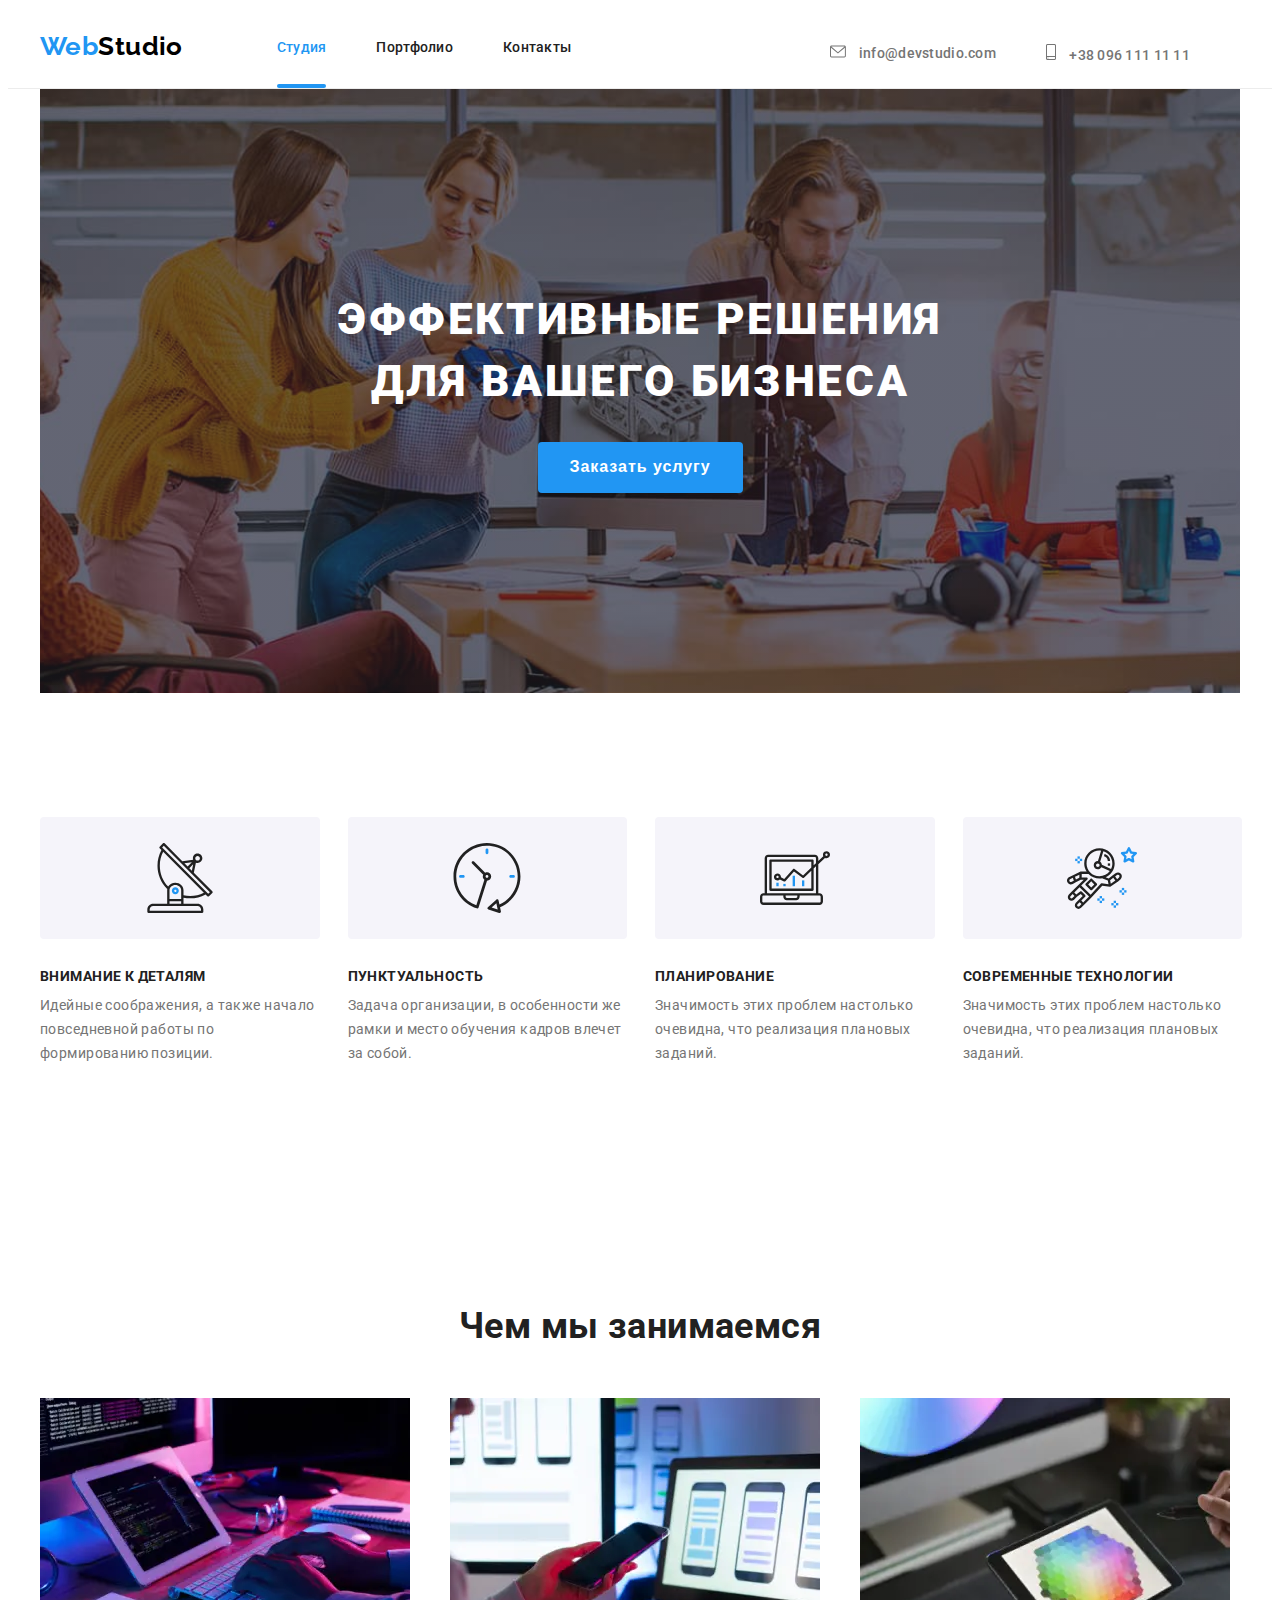
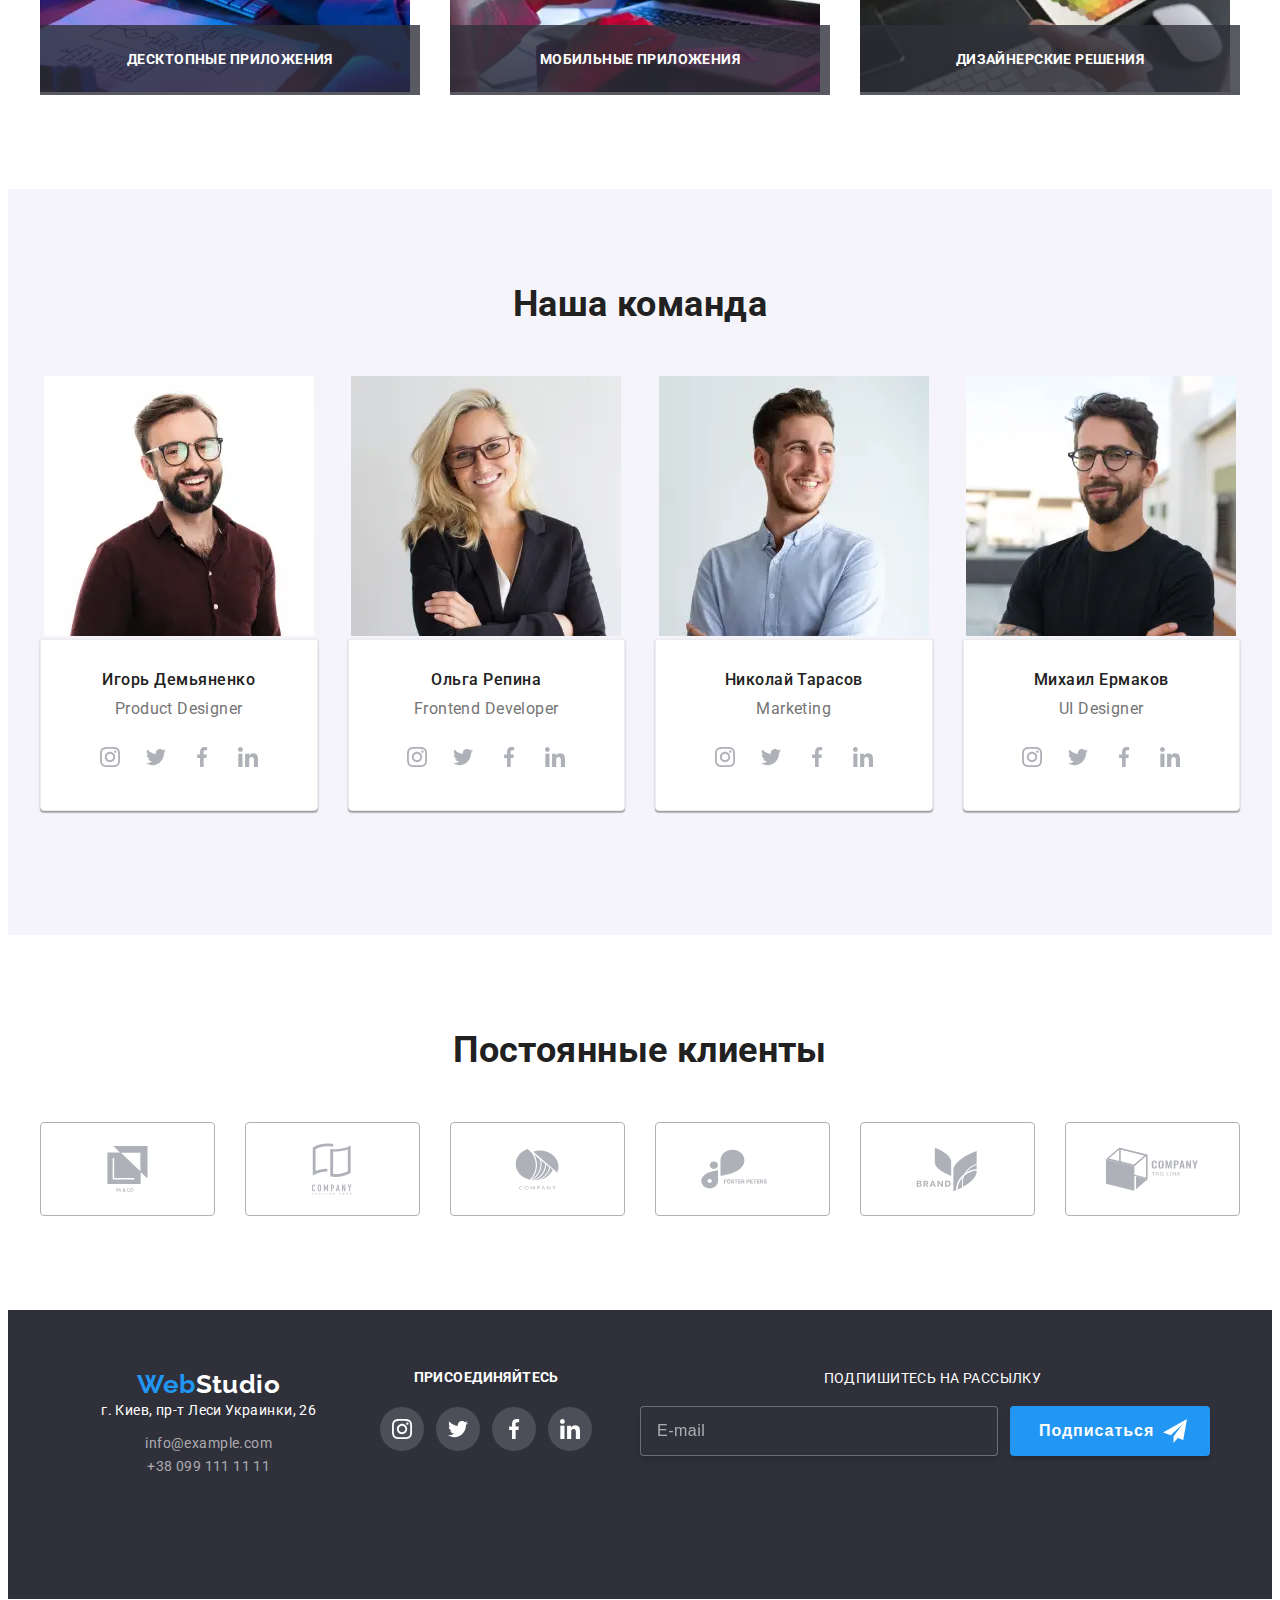
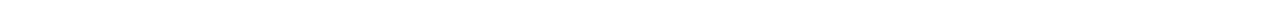
<file: index.html>
<!DOCTYPE html>
<html lang="ru">

<head>
    <meta charset="UTF-8">
    <meta http-equiv="X-UA-Compatible" content="IE=edge">
    <meta name="viewport" content="width=device-width, initial-scale=1.0">
    <title>Document</title>
    <link href="https://fonts.googleapis.com/css2?family=Raleway:wght@700&family=Roboto:wght@400;500;700;900&display=swap"
        rel="stylesheet">
    <link rel="stylesheet" href="https://cdnjs.cloudflare.com/ajax/libs/modern-normalize/1.0.0/modern-normalize.css"
    integrity="sha512-Zx6MlUMKSVJoQ+83OwhdILe8cSEsCzfqThJd7J/VA2UrK6Ctj85p+xzqfyuNXE5B1k25uUdmJ2OzItbBy9GHAQ=="
    crossorigin="anonymous" />
    <link rel="stylesheet" href="./css/main.min.css">
</head>

<body>
    <!-- Шапка -->
    <header class="header page-header">
        <div class="conteiner header__conteiner">
         <nav class="naw site-nav">
             <!-- Навыгация в шапке -->
             <a href="./index.html" class="header-logo site-nav__link"><span class="logo__web">Web</span>Studio</a>
             <ul class="site-nav__list">
                 <li class="site-nav__item"><a href="./index.html" class="site-nav__link current">Студия</a></li>
                 <li class="site-nav__item"><a href="./portfolio.html" class="site-nav__link">Портфолио</a></li>
                 <li class="site-nav__item"><a href="" class="site-nav__link">Контакты</a></li>
             </ul>
         </nav>
         <button type="button" class="header__mobile-menu" data-menu-button>
             <svg class="header__mobile-menu-icon" width="40" height="40">
                <use href="./image/sprite.svg#icon-menu_btn"></use>
             </svg>
         </button>
         <!-- Контакты -->
         <ul class="contact-list">
             <li class="contact-item">
                <a href="mailto:info@devstudio.com" class="contact"> <svg class="contact__icon tel-icon" width="16" height="13">
                    <use href="./image/sprite.svg#icon-envelope"></use>
                </svg>
                info@devstudio.com</a>
             </li>
             <li class="contact-item">
                <a href="tel:+380961111111" class="contact"><svg class="contact__icon email-icon" width="10" height="16">
                    <use href="./image/sprite.svg#icon-smartphone"></use>
                </svg>
                    +38 096 111 11 11</a>
             </li>
         </ul>
        </div>
        <div class="mobile-menu" data-menu>
            <button class="mobile-menu__close" data-menu-close>
            <svg class="mobile-menu__icon-close" width="18" height="18">
                <use href="./image/sprite.svg#icon-vector"></use>
            </svg>
            </button>
            <div class="mob-conteiner">
                <div class="mobile-menu__naw">
                    <ul class="mobile-menu__list">
                        <li class="mobile-menu__item"><a href="./index.html" class="mobile-meny__link current">Студия</a></li>
                        <li class="mobile-menu__item"><a href="./portfolio.html" class="mobile-meny__link">Портфолио</a></li>
                        <li class="mobile-menu__item"><a href="" class="mobile-meny__link">Контакты</a></li>
                    </ul>
                </div>
               
              <div class="contact-social">
                    <ul class="mobile-contact__list">
                        <li class="mobile-contact__item">
                            <a href="tel:+380961111111" class="mobile-contact__link mobile-contact__link-tel">+380961111111</a>
                        </li>
                        <li>
                            <a href="mailto:info@devstudio.com" class="mobile-contact__link mobile-contact__link-email">info@devstudio.com</a>
                        </li>
                    
                    </ul>
                    <ul class="mobile-social__list">
                        <li class="mobile-social__item"><a href="" class="mobile-social__link">Instagram</a><span class="line"></span></li>
                        <li class="mobile-social__item"><a href="" class="mobile-social__link">Twitter</a><span class="line"></span></li>
                        <li class="mobile-social__item"><a href="" class="mobile-social__link">Facebook</a><span class="line"></span></li>
                        <li class="mobile-social__item"><a href="" class="mobile-social__link">LinkedIn</a></li>
                    </ul>
              </div>
            </div>


        </div>
    </header>
    <main>
        <div class="conteiner">
            <!-- Герой -->
            <section class="hero hero-section">
                <h1 class="hero-section__title">Эффективные решения для вашего бизнеса</h1>
                <button type="button" class="button__primary" data-modal-open>Заказать услугу</button>
            </section>
        </div>
      <!-- Преимущества -->
        <section class="advantages-section section">
            <div class="conteiner">
                <ul class="advantages advantages__list">
                    <li class="advantages__item">
                        <div class="advantages-icon__item">
                            <svg class="advantages__icon" width="70" height="70">
                                <use href="./image/sprite.svg#icon-antenna-1"></use>
                            </svg>
                        </div>
                        <h3 class="advantages__label">Внимание к деталям</h3>
                            <p class="adventages__description">Идейные соображения, а также начало повседневной работы по формированию
                                позиции.</p>
                    </li>
                    <li class="advantages__item">
                        <div class="advantages-icon__item">
                            <svg class="advantages__icon" width="70" height="70">
                                <use href="./image/sprite.svg#icon-clock-1"></use>
                            </svg>
                        </div>
                        <h3 class="advantages__label">Пунктуальность</h3>
                        <p class="adventages__description">Задача организации, в особенности же рамки и место обучения кадров влечет за
                            собой.</p>
                    </li>
                    <li class="advantages__item">
                        <div class="advantages-icon__item">
                            <svg class="advantages__icon" width="70" height="70">
                                <use href="./image/sprite.svg#icon-diagram-1"></use>
                            </svg>
                        </div>
                        <h3 class="advantages__label">Планирование</h3>
                        <p class="adventages__description">Значимость этих проблем настолько очевидна, что реализация плановых заданий.</p>
                    </li>
                    <li class="advantages__item">
                        <div class="advantages-icon__item">
                            <svg class="advantages__icon" width="70" height="70">
                                <use href="./image/sprite.svg#icon-astronaut-1"></use>
                            </svg>
                        </div>
                        <h3 class="advantages__label">Современные технологии</h3>
                        <p class="adventages__description">Значимость этих проблем настолько очевидна, что реализация плановых заданий.
                        </p>
                    </li>
                </ul>
            </div>
       </section>
      
        <!-- Чем занимаемся -->
        <section class="make section">
            <div class="conteiner">
                <h2 class="section-title">Чем мы занимаемся</h2>
                <ul class="working working-list">
                    <li class="working-list__img">
                        <picture>
                            <source srcset="./image/our-work/our-work1.webp 1x, ./image//image/our-work/our-work1.webp 2x" media="(min-width: 1200px)"
                                type="image/webp">
                            <source srcset="./image/our-work/our-work1.jpg 1x, ./image//image/our-work/our-work1@2x.jpg 2x" media="(min-width: 1200px)">
                            <img src="./image/our-work/our-work1.jpg" alt="Человек роботает за компьютером">
                        </picture>
                        <p class="working-list__discription">Десктопные приложения</p>
                    </li>
                    <li class="working-list__img">
                        <picture>
                            <source srcset="./image/our-work/our-work2.webp 1x, ./image//image/our-work/our-work2.webp 2x"
                                media="(min-width: 1200px)" type="image/webp">
                            <source srcset="./image/our-work/our-work2.jpg 1x, ./image//image/our-work/our-work2@2x.jpg 2x"
                                media="(min-width: 1200px)">
                            <img src="./image/our-work/our-work2.jpg" alt="Человек с мобильным роботает за компьютером">
                        </picture>
                        <p class="working-list__discription">Мобильные приложения</p>
                    </li>
                    <li class="working-list__img">
                        <picture>
                            <source srcset="./image/our-work/our-work3.webp 1x, ./image//image/our-work/our-work3.webp 2x"
                                media="(min-width: 1200px)" type="image/webp">
                            <source srcset="./image/our-work/our-work3.jpg 1x, ./image//image/our-work/our-work3@2x.jpg 2x"
                                media="(min-width: 1200px)">
                            <img src="./image/our-work/our-work3.jpg" alt="Человек роботает на планшете">
                        </picture>
                        <p class="working-list__discription">Дизайнерские решения</p>
                    </li>
                </ul>
            </div>

        </section>
        <!-- Команда -->
        <section class="team-section section">
            <div class="conteiner">
                 <h2 class="section-title">Наша команда</h2>
                <ul class="team team__list">
                    <li class="team__item">
                        <picture class="fhoto-player">
                            <source srcset="./image/team/team1.webp 1x, ./image/team/team1@2x.webp 2x"
                                media="(min-width: 1200px)" type="image/webp">
                            <source srcset="./image/team/team1.jpg 1x, ./image/team/team1@2x.jpg 2x"
                                media="(min-width: 1200px)">
                            <source srcset="./image/team/tabletTeam1.webp 1x, ./image/team/tabletTeam1@2x.webp 2x"
                                media="(min-width: 768px)" type="image/webp">
                            <source srcset="./image/team/tabletTeam1.jpg 1x, ./image/team/tabletTeam1@2x.jpg 2x"
                                media="(min-width: 768px)">
                            <source srcset="./image/team/mobTeam1.webp 1x, ./image/team/mobTeam1@2x.webp 2x" 
                                media="(min-width: 480px)"type="image/webp">
                            <source srcset="./image/team/mobTeam1.jpg 1x, ./image/team/mobTeam1@2x.jpg 2x" 
                                media="(min-width: 480px)">
                            <img src="./image/team/mobTeam1.jpg" alt="Игорь Демьяненко">
                        </picture>
                        <div class="player-team">
                            <h3 class="player__name">Игорь Демьяненко</h3>
                            <p class="player__position">Product Designer</p>
                                <ul class="social-icon__team">
                                    <li class="social-icon__item">
                                        <a class="social-icon__link" href="">
                                            <svg class="social-icon" width="20" height="20">
                                                <use href="./image/sprite.svg#icon-instagram-2"></use>
                                            </svg>
                                        </a>
                                    </li>
                                    <li class="social-icon__item">
                                        <a class="social-icon__link" href="">
                                            <svg class="social-icon" width="20" height="20">
                                                <use href="./image/sprite.svg#icon-twitter-1"></use>
                                            </svg>
                                        </a>
                                    </li>
                                    <li class="social-icon__item">
                                        <a class="social-icon__link" href="">
                                            <svg class="social-icon" width="20" height="20">
                                                <use href="./image/sprite.svg#icon-facebook-1"></use>
                                            </svg>
                                        </a>
                                    </li>
                                    <li class="social-icon__item">
                                        <a class="social-icon__link" href="">
                                            <svg class="social-icon" width="20" height="20">
                                                <use href="./image/sprite.svg#icon-linkedin-1"></use>
                                            </svg>
                                        </a>
                                    </li>
                                </ul>
                        </div>
                     </li>
                     <li class="team__item">
                        <picture>
                            <source srcset="./image/team/team2.webp 1x, ./image/team/team2@2x.webp 2x" media="(min-width: 1200px)"
                                type="image/webp">
                            <source srcset="./image/team/team2.jpg 1x, ./image/team/team2@2x.jpg 2x" media="(min-width: 1200px)">
                            <source srcset="./image/team/tabletTeam2.webp 1x, ./image/team/tabletTeam2@2x.webp 2x" media="(min-width: 768px)"
                                type="image/webp">
                            <source srcset="./image/team/tabletTeam2.jpg 1x, ./image/team/tabletTeam2@2x.jpg 2x" media="(min-width: 768px)">
                            <source srcset="./image/team/mobTeam2.webp 1x, ./image/team/mobTeam2@2x.webp 2x" media="(min-width: 480px)"
                                type="image/webp">
                            <source srcset="./images/team/mobTeam2.jpg 1x, ./image/team/mobTeam2@2x.jpg 2x" media="(min-width: 480px)">
                            <img src="./image/team/mobTeam2.jpg" alt="Ольга Репина">
                        </picture>
                        <div class="player-team">
                            <h3 class="player__name">Ольга Репина</h3>
                            <p class="player__position">Frontend Developer</p>
                                <ul class="social-icon__team">
                                    <li class="social-icon__item">
                                        <a class="social-icon__link" href="">
                                            <svg class="social-icon" width="20" height="20">
                                                <use href="./image/sprite.svg#icon-instagram-2" width="20" height="20"></use>
                                            </svg>
                                        </a>
                                    </li>
                                    <li class="social-icon__item">
                                        <a class="social-icon__link" href="">
                                            <svg class="social-icon" width="20" height="20">
                                                <use href="./image/sprite.svg#icon-twitter-1" width="20" height="20"></use>
                                            </svg>
                                        </a>
                                    </li>
                                    <li class="social-icon__item">
                                        <a class="social-icon__link" href="">
                                            <svg class="social-icon" width="20" height="20">
                                                <use href="./image/sprite.svg#icon-facebook-1" width="20" height="20"></use>
                                            </svg>
                                        </a>
                                    </li>
                                    <li class="social-icon__item">
                                        <a class="social-icon__link" href="">
                                            <svg class="social-icon" width="20" height="20">
                                                <use href="./image/sprite.svg#icon-linkedin-1" width="20" height="20"></use>
                                            </svg>
                                        </a>
                                    </li>
                                </ul>
                        </div>
                     </li>
                     <li class="team__item">
                        <picture>
                            <source srcset="./image/team/team3.webp 1x, ./image/team/team3@2x.webp 2x" media="(min-width: 1200px)"
                                type="image/webp">
                            <source srcset="./image/team/team3.jpg 1x, ./image/team/team3@2x.jpg 2x" media="(min-width: 1200px)">
                            <source srcset="./image/team/tabletTeam3.webp 1x, ./image/team/tabletTeam3@2x.webp 2x" media="(min-width: 768px)"
                                type="image/webp">
                            <source srcset="./image/team/tabletTeam3.jpg 1x, ./image/team/tabletTeam3@2x.jpg 2x" media="(min-width: 768px)">
                            <source srcset="./image/team/mobTeam3.webp 1x, ./image/team/mobTeam3@2x.webp 2x" media="(min-width: 480px)"
                                type="image/webp">
                            <source srcset="./image/team/mobTeam3.jpg 1x, ./image/team/mobTeam3@2x.jpg 2x" media="(min-width: 480px)">
                            <img src="./image/team/mobTeam3.jpg" alt="Николай Тарасов">
                        </picture>
                         <div class="player-team">
                            <h3 class="player__name">Николай Тарасов</h3>
                            <p class="player__position">Marketing</p>
                                <ul class="social-icon__team">
                                    <li class="social-icon__item">
                                        <a class="social-icon__link" href="">
                                            <svg class="social-icon" width="20" height="20">
                                                <use href="./image/sprite.svg#icon-instagram-2" width="20" height="20"></use>
                                            </svg>
                                        </a>
                                    </li>
                                    <li class="social-icon__item">
                                        <a class="social-icon__link" href="">
                                            <svg class="social-icon" width="20" height="20">
                                                <use href="./image/sprite.svg#icon-twitter-1" width="20" height="20"></use>
                                            </svg>
                                        </a>
                                    </li>
                                    <li class="social-icon__item">
                                        <a class="social-icon__link" href="">
                                            <svg class="social-icon" width="20" height="20">
                                                <use href="./image/sprite.svg#icon-facebook-1" width="20" height="20"></use>
                                            </svg>
                                        </a>
                                    </li>
                                    <li class="social-icon__item">
                                        <a class="social-icon__link" href="">
                                            <svg class="social-icon" width="20" height="20">
                                                <use href="./image/sprite.svg#icon-linkedin-1" width="20" height="20"></use>
                                            </svg>
                                        </a>
                                    </li>
                                </ul>
                         </div>
                     </li>
                     <li class="team__item">
                            <picture>
                                <source srcset="./image/team/team4.webp 1x, ./image/team/team4@2x.webp 2x" media="(min-width: 1200px)"
                                    type="image/webp">
                                <source srcset="./image/team/team4.jpg 1x, ./image/team/team4@2x.jpg 2x" media="(min-width: 1200px)">
                                <source srcset="./image/team/tabletTeam4.webp 1x, ./image/team/tabletTeam4@2x.webp 2x" media="(min-width: 768px)"
                                    type="image/webp">
                                <source srcset="./image/team/tabletTeam4.jpg 1x, ./image/team/tabletTeam4@2x.jpg 2x" media="(min-width: 768px)">
                                <source srcset="./image/team/mobTeam4.webp 1x, ./image/team/mobTeam4@2x.webp 2x" media="(min-width: 480px)"
                                    type="image/webp">
                                <source srcset="./image/team/mobTeam4.jpg 1x, ./image/team/mobTeam4@2x.jpg 2x" media="(min-width: 480px)">
                                <img src="./image/team/mobTeam4.jpg" alt="Михаил Ермаков">
                            </picture>
                         <div class="player-team">
                            <h3 class="player__name">Михаил Ермаков</h3>
                            <p class="player__position">UI Designer</p>
                                <ul class="social-icon__team">
                                    <li class="social-icon__item">
                                        <a class="social-icon__link" href="">
                                            <svg class="social-icon" width="20" height="20">
                                                <use href="./image/sprite.svg#icon-instagram-2" width="20" height="20"></use>
                                            </svg>
                                        </a>
                                    </li>
                                    <li class="social-icon__item">
                                        <a class="social-icon__link" href="">
                                            <svg class="social-icon" width="20" height="20">
                                                <use href="./image/sprite.svg#icon-twitter-1" width="20" height="20"></use>
                                            </svg>
                                        </a>
                                    </li>
                                    <li class="social-icon__item">
                                        <a class="social-icon__link" href="">
                                            <svg class="social-icon" width="20" height="20">
                                                <use href="./image/sprite.svg#icon-facebook-1" width="20" height="20"></use>
                                            </svg>
                                        </a>
                                    </li>
                                    <li class="social-icon__item">
                                        <a class="social-icon__link" href="">
                                            <svg class="social-icon" width="20" height="20">
                                                <use href="./image/sprite.svg#icon-linkedin-1" width="20" height="20"></use>
                                            </svg>
                                        </a>
                                    </li>
                                </ul>
                         </div>
                     </li>
                 </ul>

            </div>
<!-- Клиенты -->
        </section>
        <section class="our-client section">
            <div class="conteiner">
                <h2 class="section-title">Постоянные клиенты</h2>
                <ul class=" client client__list">
                    <li class="client__item">
                        <a class="client__link" href="">
                            <svg class="client__link_icon" width="41" height="46">
                                <use href="./image/sprite.svg#icon-group" ></use>
                            </svg>
                        </a>
                    </li>
                    <li class="client__item">
                        <a class="client__link" href="">
                            <svg class="client__link_icon"  width="40" height="52">
                                <use href="./image/sprite.svg#icon-group-1"></use>
                            </svg>
                        </a>
                    </li>
                    <li class="client__item">
                        <a class="client__link" href="">
                            <svg class="client__link_icon" width="44" height="42">
                                <use href="./image/sprite.svg#icon-group-2"></use>
                            </svg>
                        </a>
                    </li>
                    <li class="client__item">
                        <a class="client__link" href="">
                            <svg class="client__link_icon" width="84" height="40">
                                <use href="./image/sprite.svg#icon-group-3"></use>
                            </svg>
                        </a>
                    </li>
                    <li class="client__item">
                        <a class="client__link" href="">
                            <svg class="client__link_icon" width="62" height="45">
                                <use href="./image/sprite.svg#icon-group-4"></use>
                            </svg>
                        </a>
                    </li>
                    <li class="client__item">
                        <a class="client__link" href="">
                            <svg class="client__link_icon" width="94" height="44">
                                <use href="./image/sprite.svg#icon-group-5" ></use>
                            </svg>
                        </a>
                     </li>
                </ul>
            </div>

        </section>
       
    </main>
    <footer class="footer page-footer">
        <div class="conteiner">

            <div class="footer__list">
                <div class="footer__left">
                    <div class="footer__item ">
                        <a href="./index.html" class="logo__footer"><span class="logo__web">Web</span><span
                                class="logo__studio">Studio</span></a>
                        <address class="footer__address">
                            <ul>
                                <li class="address"> г. Киев, пр-т Леси Украинки, 26 </li>
                                <li><a href="mailto:info@example.com" class="footer__contact mail">info@example.com </a> <br></li>
                                <li><a href="tel:+380991111111" class="footer__contact">+38 099 111 11 11</a></li>
                            </ul>
                        </address>
                    </div>
                    <div class="footer__item">
                        <p class="footer__label">ПРИСОЕДИНЯЙТЕСЬ</p>
                        <ul class="footer-social__list">
                            <li class="footer-social__item">
                                <a class="footer-social__link" href="">
                                    <svg class="footer__icon" width="20" height="20">
                                        <use href="./image/sprite.svg#icon-instagram-2"></use>
                                    </svg>
                                </a>
                            </li>
                            <li class="footer-social__item">
                                <a class="footer-social__link" href="">
                                    <svg class="footer__icon" width="20" height="20">
                                        <use href="./image/sprite.svg#icon-twitter-1"></use>
                                    </svg>
                                </a>
                            </li>
                            <li class="footer-social__item">
                                <a class="footer-social__link" href="">
                                    <svg class="footer__icon" width="20" height="20">
                                        <use href="./image/sprite.svg#icon-facebook-1"></use>
                                    </svg>
                                </a>
                            </li>
                            <li class="footer-social__item">
                                <a class="footer-social__link" href="">
                                    <svg class="footer__icon" width="20" height="20">
                                        <use href="./image/sprite.svg#icon-linkedin-1"></use>
                                    </svg>
                                </a>
                            </li>
                        </ul>
                    
                    </div>
                </div>
               
                <div class="right-footer">
                    <p class="footer-input__text">Подпишитесь на рассылку</p>
                    <form action="#" class="form-footer">
                        <span class="footer-email-input">
                            <input type="email" class="form-input"name="user-email" placeholder="E-mail">
                            <span class="form-icon-btn">
                                <button type="submit" class="footer__button">Подписаться
                                    <svg class="footer-icon-btn" width="24" height="24">
                                        <use href="./image/sprite.svg#icon-icon-send"></use>
                                    </svg>
                                </button>
                                
                            </span>
                            
                        </span>
                    </form>
                </div>
               
            </div>
          
          
        </div>
    </footer>
    <div class="backdrop is-hidden" data-modal>
        <div class="wind-modal modal">
            <button class="button-close" type="button" data-modal-close>
                <svg class="button-close__icon" width="11" height="11">
                    <use href="./image/sprite.svg#icon-vector"></use>
                </svg>
            </button>
                <form action="#" class="form modal-form">
                   <b class="modal-text">Оставьте свои данные, мы вам перезвоним</b>
                   <label class="modal-form__field">
                       Имя
                        <span class="modal-field">
                            <input type="text" class=" modal-form__input" name="user-name">
                            <svg class="modal-field__icon" width="18" height="18">
                                <use href="./image/sprite.svg#icon-Vector"></use>
                            </svg>
                        </span>
                   </label>
                    <label class="modal-form__field">
                        Телефон
                       <span class="modal-field">
                            <input type="tel" class=" modal-form__input" name="user-phone">
                            <svg class="modal-field__icon" width="18" height="18">
                                <use href="./image/sprite.svg#icon-Vector-1"></use>
                            </svg>
                       </span>
                    </label>
                    <label class="modal-form__field">
                        Почта
                       <span class="modal-field">
                            <input type="email" class=" modal-form__input" name="user-email">
                            <svg class="modal-field__icon" width="18" height="18">
                                <use href="./image/sprite.svg#icon-Vector-2"></use>
                            </svg>
                       </span>
                    </label>
                    <label class="modal-form__field" >
                        Комментарий
                        <textarea class="modal-form__massage" name="user-message" placeholder="Введите текст"></textarea>
                    </label>
                    <input type="checkbox" name="user-policy" id="user-policy" class="modal-input visually-hidden">
                    <label for="user-policy" class="policy policy-text">
                        <span class="policy__icon-checkbox">
                            <svg class="policy__icon-check" width="16" height="15">
                                <use href="./image/sprite.svg#icon-icon-check"></use>
                            </svg>
                        </span>
                     Соглашаюсь с рассылкой и принимаю &nbsp; <a href="" class="user-policy__link">Условия договора</a> 
                    </label>
                    <button type="submit" class="modal-button__send">Отправить</button>
                </form>
            
        </div>
    </div>
    <script src="./js/modal.js"></script>
    <script src="./js/menu.js"></script>
</body>



</html>
</file>
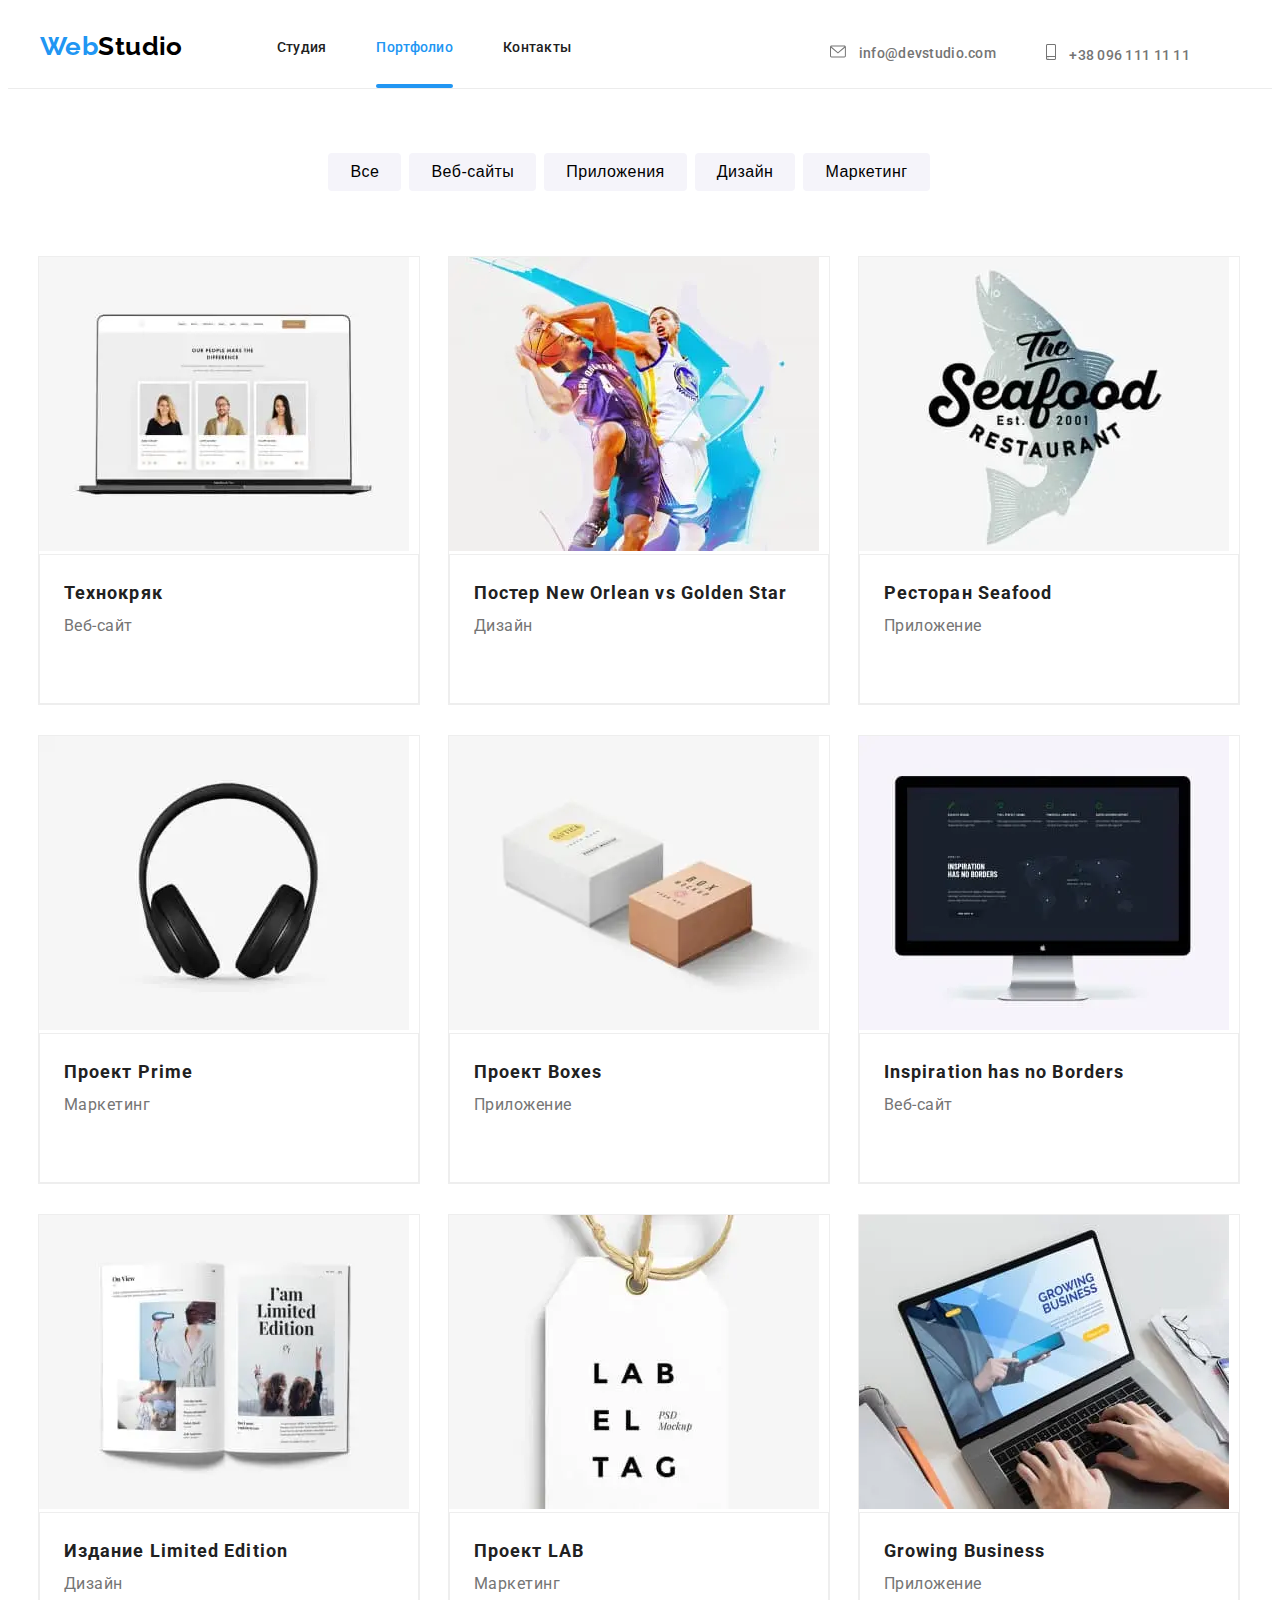
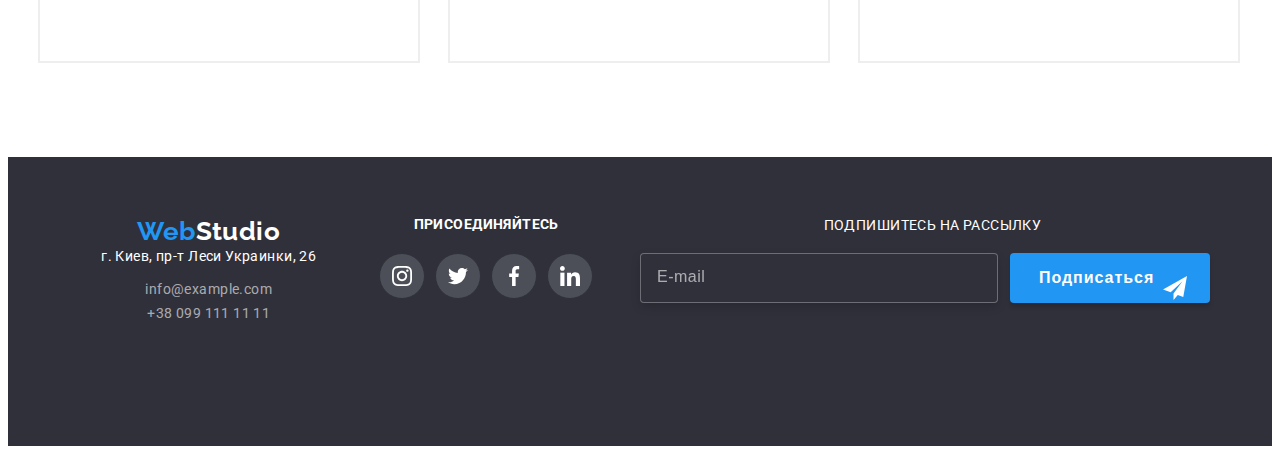
<file: portfolio.html>
<!DOCTYPE html>
<html lang="ru">

<head>
    <meta charset="UTF-8">
    <meta http-equiv="X-UA-Compatible" content="IE=edge">
    <meta name="viewport" content="width=device-width, initial-scale=1.0">
    <title>Document</title>
    <link href="https://fonts.googleapis.com/css2?family=Raleway:wght@700&family=Roboto:wght@400;500;700;900&display=swap"
        rel="stylesheet">
<link rel="stylesheet" href="https://cdnjs.cloudflare.com/ajax/libs/modern-normalize/1.0.0/modern-normalize.css"
    integrity="sha512-Zx6MlUMKSVJoQ+83OwhdILe8cSEsCzfqThJd7J/VA2UrK6Ctj85p+xzqfyuNXE5B1k25uUdmJ2OzItbBy9GHAQ=="
    crossorigin="anonymous" />
    <link rel="stylesheet" href="./css/main.min.css">
</head>

<body>
    <!-- Шапка -->
    <header class="header page-header">
        <div class="conteiner header__conteiner">
            <nav class="naw site-nav">
                <!-- Навыгация в шапке -->
                <a href="./index.html" class="header-logo site-nav__link"><span class="logo__web">Web</span>Studio</a>
                <ul class="site-nav__list">
                    <li class="site-nav__item"><a href="./index.html" class="site-nav__link ">Студия</a></li>
                    <li class="site-nav__item"><a href="./portfolio.html" class="site-nav__link current">Портфолио</a></li>
                    <li class="site-nav__item"><a href="" class="site-nav__link">Контакты</a></li>
                </ul>
            </nav>
            <button type="button" class="header__mobile-menu" data-menu-button>
                <svg class="header__mobile-menu-icon" width="40" height="40">
                    <use href="./image/sprite.svg#icon-menu_btn"></use>
                </svg>
            </button>
            <!-- Контакты -->
            <ul class="contact-list">
                <li class="contact-item">
                    <a href="mailto:info@devstudio.com" class="contact"> <svg class="contact__icon tel-icon" width="16"
                            height="13">
                            <use href="./image/sprite.svg#icon-envelope"></use>
                        </svg>
                        info@devstudio.com</a>
                </li>
                <li class="contact-item">
                    <a href="tel:+380961111111" class="contact"><svg class="contact__icon email-icon" width="10"
                            height="16">
                            <use href="./image/sprite.svg#icon-smartphone"></use>
                        </svg>
                        +38 096 111 11 11</a>
                </li>
            </ul>
        </div>
        <div class="mobile-menu" data-menu>
            <button class="mobile-menu__close" data-menu-close>
                <svg class="mobile-menu__icon-close" width="18" height="18">
                    <use href="./image/sprite.svg#icon-vector"></use>
                </svg>
            </button>
            <div class="mob-conteiner">
                <div class="mobile-menu__naw">
                    <ul class="mobile-menu__list">
                        <li class="mobile-menu__item"><a href="./index.html" class="mobile-meny__link ">Студия</a>
                        </li>
                        <li class="mobile-menu__item"><a href="./portfolio.html" class="mobile-meny__link current">Портфолио</a>
                        </li>
                        <li class="mobile-menu__item"><a href="" class="mobile-meny__link">Контакты</a></li>
                    </ul>
                </div>
    
                <div class="contact-social">
                    <ul class="mobile-contact__list">
                        <li class="mobile-contact__item">
                            <a href="tel:+380961111111"
                                class="mobile-contact__link mobile-contact__link-tel">+380961111111</a>
                        </li>
                        <li>
                            <a href="mailto:info@devstudio.com"
                                class="mobile-contact__link mobile-contact__link-email">info@devstudio.com</a>
                        </li>
    
                    </ul>
                    <ul class="mobile-social__list">
                        <li class="mobile-social__item"><a href="" class="mobile-social__link">Instagram</a><span
                                class="line"></span></li>
                        <li class="mobile-social__item"><a href="" class="mobile-social__link">Twitter</a><span
                                class="line"></span></li>
                        <li class="mobile-social__item"><a href="" class="mobile-social__link">Facebook</a><span
                                class="line"></span></li>
                        <li class="mobile-social__item"><a href="" class="mobile-social__link">LinkedIn</a></li>
                    </ul>
                </div>
            </div>
    
    
        </div>
    </header>
        <main>
           
           
            <!-- Секция портфолио -->
            <section class="section-portfolio section">
                 <!-- Кнопки фильтра -->
               <div class="conteiner">
                    <ul class="button__list">
                        <li class="button-filtr__item"><button type="button" class="button__filtr">Все</button></li>
                        <li class="button-filtr__item"><button type="button" class="button__filtr">Веб-сайты</button></li>
                        <li class="button-filtr__item"><button type="button" class="button__filtr">Приложения</button></li>
                        <li class="button-filtr__item"><button type="button" class="button__filtr">Дизайн</button></li>
                        <li class="button-filtr__item"><button type="button" class="button__filtr">Маркетинг</button></li>
                    </ul>
                    <ul class=" portfolio portfolio__list">
                            <li class="portfolio__item">
                                <a class="portfolio__link" href="">
                                    <div class="thumb">
                                        <picture>
                                            <source srcset="../image/portfolio/p1.webp 1x, ../image/portfolio/p1@2x.webp 2x" media="(min-width: 1200px)"
                                                type="image/webp">
                                            <source srcset="../image/portfolio/p1.jpg 1x, ../image/portfolio/p1@2x.jpg 2x" media="(min-width: 1200px)">
                                            <source srcset="../image/portfolio/p-tablet1.webp 1x, ../image/portfolio/p-tablet1@2x.webp 2x" media="(min-width: 768px)"
                                                type="image/webp">
                                            <source srcset="../image/portfolio/p-tablet1.jpg 1x, ../image/portfolio/p-tablet1@2x.jpg 2x" media="(min-width: 768px)">
                                            <source srcset="../image/portfolio/p-mobile1.webp 1x, ../image/portfolio/p-mobile1@2x.webp 2x"
                                                media="(min-width: 480px)" type="image/webp">
                                            <source srcset="../image/portfolio/p-mobile1.jpg 1x, ../image/portfolio/p-mobile1@2x.jpg 2x"
                                                media="(min-width: 480px)">
                                            <img src="../image/portfolio/p-mobile1.jpg" alt="Компьютер и на заставке люди">
                                        </picture>
                                      <p class="thumb__text">
                                        Технокряк это современная площадка распространения коронавируса. Компании используют эту платформу для цифрового
                                        шпионажа и атак на защищённые сервера конкурентов.
                                      </p>
                                    </div>
                                    <div class="porfolio-product">
                                        <h3 class="portfolio__label">Технокряк</h3>
                                        <p class="portfolio__product">Веб-сайт</p>
                                        
                                    </div>
                                </a>
                            </li>
                            <li class="portfolio__item">
                               <a class="portfolio__link" href="">
                                  <div class="thumb">
                                    <picture>
                                        <source srcset="./image/portfolio/p2.webp 1x, ./image/portfolio/p2@2x.webp 2x" media="(min-width: 1200px)"
                                            type="image/webp">
                                        <source srcset="./image/portfolio/p2.jpg 1x, ./image/portfolio/p2@2x.jpg 2x" media="(min-width: 1200px)">
                                        <source srcset="./image/portfolio/p-tablet2.webp 1x, ./image/portfolio/p-tablet2@2x.webp 2x" media="(min-width: 768px)"
                                            type="image/webp">
                                        <source srcset="./image/portfolio/p-tablet2.jpg 1x, ./image/portfolio/p-tablet2@2x.jpg 2x" media="(min-width: 768px)">
                                        <source srcset="./image/portfolio/p-mobile2.webp 1x, ./image/portfolio/p-mobile2@2x.webp 2x"
                                            media="(min-width: 480px)" type="image/webp">
                                        <source srcset="./image/portfolio/p-mobile2.jpg 1x, ./image/portfolio/p-mobile2@2x.jpg 2x"
                                            media="(min-width: 480px)">
                                        <img src="./image/portfolio/p-mobile2.jpg" alt="Баскетболисты">
                                    </picture>
                                    
                                    <p class="thumb__text">
                                        Технокряк это современная площадка распространения коронавируса. Компании используют эту платформу для цифрового
                                        шпионажа и атак на защищённые сервера конкурентов.
                                    </p>
                                  </div>
                                    <div class="porfolio-product ">
                                       <h3 class="portfolio__label">Постер New Orlean vs Golden Star</h3>
                                       <p class="portfolio__product">Дизайн</p>
                    
                                    </div>
                                </a>
                            </li>
                            <li class="portfolio__item">
                               <a class="portfolio__link" href="">
                                   <div class="thumb">
                                    <picture>
                                        <source srcset="./image/portfolio/p3.webp 1x, ./image/portfolio/p3@2x.webp 2x" media="(min-width: 1200px)"
                                            type="image/webp">
                                        <source srcset="./image/portfolio/p3.jpg 1x, ./image/portfolio/p3@2x.jpg 2x" media="(min-width: 1200px)">
                                        <source srcset="./image/portfolio/p-tablet3.webp 1x, ./image/portfolio/p-tablet3@2x.webp 2x" media="(min-width: 768px)"
                                            type="image/webp">
                                        <source srcset="./image/portfolio/p-tablet3.jpg 1x, ./image/portfolio/p-tablet3@2x.jpg 2x" media="(min-width: 768px)">
                                        <source srcset="./image/portfolio/p-mobile3.webp 1x, ./image/portfolio/p-mobile3@2x.webp 2x"
                                            media="(min-width: 480px)" type="image/webp">
                                        <source srcset="./image/portfolio/p-mobile3.jpg 1x, ./image/portfolio/p-mobile3@2x.jpg 2x"
                                            media="(min-width: 480px)">
                                        <img src="./image/portfolio/p-mobile3.jpg" alt="Лого ресторана">
                                    </picture>
                                    
                                    <p class="thumb__text">
                                        Технокряк это современная площадка распространения коронавируса. Компании используют эту платформу для цифрового
                                        шпионажа и атак на защищённые сервера конкурентов.
                                    </p>
                                   </div>
                                    <div class="porfolio-product">
                                        <h3 class="portfolio__label">Ресторан Seafood</h3>
                                        <p class="portfolio__product">Приложение</p>
                                       
                                    </div>
                                </a>
                               </li>
                            <li class="portfolio__item">
                               <a class="portfolio__link" href="">
                                  <div class="thumb">
                                    <picture>
                                        <source srcset="./image/portfolio/p4.webp 1x, ./image/portfolio/p4@2x.webp 2x" media="(min-width: 1200px)"
                                            type="image/webp">
                                        <source srcset="./image/portfolio/p4.jpg 1x, ./image/portfolio/p4@2x.jpg 2x" media="(min-width: 1200px)">
                                        <source srcset="./image/portfolio/p-tablet4.webp 1x, ./image/portfolio/p-tablet4@2x.webp 2x" media="(min-width: 768px)"
                                            type="image/webp">
                                        <source srcset="./image/portfolio/p-tablet4.jpg 1x, ./image/portfolio/p-tablet4@2x.jpg 2x" media="(min-width: 768px)">
                                        <source srcset="./image/portfolio/p-mobile4.webp 1x, ./image/portfolio/p-mobile4@2x.webp 2x"
                                            media="(min-width: 480px)" type="image/webp">
                                        <source srcset="./image/portfolio/p-mobile4.jpg 1x, ./image/portfolio/p-mobile4@2x.jpg 2x"
                                            media="(min-width: 480px)">
                                        <img src="./image/portfolio/p-mobile4.jpg" alt="Наушники">
                                    </picture>
                                    
                                    <p class="thumb__text">
                                        Технокряк это современная площадка распространения коронавируса. Компании используют эту платформу для цифрового
                                        шпионажа и атак на защищённые сервера конкурентов.
                                    </p>
                                  </div>
                                    <div class="porfolio-product">
                                        <h3 class="portfolio__label">Проект Prime</h3>
                                        <p class="portfolio__product">Маркетинг</p>
                                      
                                    </div>
                                </a>
                            </li>
                            <li class="portfolio__item">
                               <a class="portfolio__link" href="">
                                   <div class="thumb">
                                    <picture >
                                        <source srcset="./image/portfolio/p5.webp 1x, ./image/portfolio/p5@2x.webp 2x" media="(min-width: 1200px)"
                                            type="image/webp">
                                        <source srcset="./image/portfolio/p5.jpg 1x, ./image/portfolio/p5@2x.jpg 2x" media="(min-width: 1200px)">
                                        <source srcset="./image/portfolio/p-tablet5.webp 1x, ./image/portfolio/p-tablet5@2x.webp 2x" media="(min-width: 768px)"
                                            type="image/webp">
                                        <source srcset="./image/portfolio/p-tablet5.jpg 1x, ./image/portfolio/p-tablet5@2x.jpg 2x" media="(min-width: 768px)">
                                        <source srcset="./image/portfolio/p-mobile5.webp 1x, ./image/portfolio/p-mobile5@2x.webp 2x"
                                            media="(min-width: 480px)" type="image/webp">
                                        <source srcset="./image/portfolio/p-mobile5.jpg 1x, ./image/portfolio/p-mobile5@2x.jpg 2x"
                                            media="(min-width: 480px)">
                                        <img src="./image/portfolio/p-mobile5.jpg" alt="Две коробки">
                                    </picture>
                                    <p class="thumb__text">
                                        Технокряк это современная площадка распространения коронавируса. Компании используют эту платформу для цифрового
                                        шпионажа и атак на защищённые сервера конкурентов.
                                    </p>
                                   </div>
                                    <div class="porfolio-product">
                                        <h3 class="portfolio__label">Проект Boxes</h3>
                                        <p class="portfolio__product">Приложение</p>
                                        
                                    </div>
                                </a>
                           </li>
                            <li class="portfolio__item">
                                <a class="portfolio__link" href="">
                                   <div class="thumb">
                                        <picture >
                                            <source srcset="./image/portfolio/p6.webp 1x, ./image/portfolio/p6@2x.webp 2x" media="(min-width: 1200px)"
                                                type="image/webp">
                                            <source srcset="./image/portfolio/p6.jpg 1x, ./image/portfolio/p6@2x.jpg 2x" media="(min-width: 1200px)">
                                            <source srcset="./image/portfolio/p-tablet6.webp 1x, ./image/portfolio/p-tablet6@2x.webp 2x" media="(min-width: 768px)"
                                                type="image/webp">
                                            <source srcset="./image/portfolio/p-tablet6.jpg 1x, ./image/portfolio/p-tablet6@2x.jpg 2x" media="(min-width: 768px)">
                                            <source srcset="./image/portfolio/p-mobile6.webp 1x, ./image/portfolio/p-mobile6@2x.webp 2x" media="(min-width: 480px)"
                                                type="image/webp">
                                            <source srcset="./image/portfolio/p-mobile6.jpg 1x, ./image/portfolio/p-mobile6@2x.jpg 2x" media="(min-width: 480px)">
                                            <img src="./image/portfolio/p-mobile6.jpg" alt="Монитор">
                                        </picture>
                                        <p class="thumb__text">
                                            Технокряк это современная площадка распространения коронавируса. Компании используют эту платформу для цифрового
                                            шпионажа и атак на защищённые сервера конкурентов.
                                        </p>
                                   </div>
                                    <div class="porfolio-product">
                                        <h3 class="portfolio__label">Inspiration has no Borders</h3>
                                        <p class="portfolio__product">Веб-сайт</p>
                                       
                                    </div>
                                </a>
                            </li>
                            <li class="portfolio__item">
                                <a class="portfolio__link" href="">
                                   <div class="thumb">
                                    <picture >
                                        <source srcset="./image/portfolio/p7.webp 1x, ./image/portfolio/p7@2x.webp 2x" media="(min-width: 1200px)"
                                            type="image/webp">
                                        <source srcset="./image/portfolio/p7.jpg 1x, ./image/portfolio/p7@2x.jpg 2x" media="(min-width: 1200px)">
                                        <source srcset="./image/portfolio/p-tablet7.webp 1x, ./image/portfolio/p-tablet7@2x.webp 2x" media="(min-width: 768px)"
                                            type="image/webp">
                                        <source srcset="./image/portfolio/p-tablet7.jpg 1x, ./image/portfolio/p-tablet7@2x.jpg 2x" media="(min-width: 768px)">
                                        <source srcset="./image/portfolio/p-mobile7.webp 1x, ./image/portfolio/p-mobile7@2x.webp 2x"
                                            media="(min-width: 480px)" type="image/webp">
                                        <source srcset="./image/portfolio/p-mobile7.jpg 1x, ./image/portfolio/p-mobile7@2x.jpg 2x"
                                            media="(min-width: 480px)">
                                        <img src="./image/portfolio/p-mobile7.jpg" alt="Открытий журнал">
                                    </picture>
                                        <p class="thumb__text">
                                            Технокряк это современная площадка распространения коронавируса. Компании используют эту платформу для цифрового
                                            шпионажа и атак на защищённые сервера конкурентов.
                                        </p>
                                   </div>
                                    <div class="porfolio-product">
                                        <h3 class="portfolio__label">Издание Limited Edition</h3>
                                        <p class="portfolio__product">Дизайн</p>
                                      
                                    </div>
                                </a>
                            </li>
                            <li class="portfolio__item">
                                <a class="portfolio__link" href="">
                                   <div class="thumb">
                                    <picture >
                                        <source srcset="./image/portfolio/p8.webp 1x, ./image/portfolio/p8@2x.webp 2x" media="(min-width: 1200px)"
                                            type="image/webp">
                                        <source srcset="./image/portfolio/p8.jpg 1x, ./image/portfolio/p8@2x.jpg 2x" media="(min-width: 1200px)">
                                        <source srcset="./image/portfolio/p-tablet8.webp 1x, ./image/portfolio/p-tablet8@2x.webp 2x" media="(min-width: 768px)"
                                            type="image/webp">
                                        <source srcset="./image/portfolio/p-tablet8.jpg 1x, ./image/portfolio/p-tablet8@2x.jpg 2x" media="(min-width: 768px)">
                                        <source srcset="./image/portfolio/p-mobile8.webp 1x, ./image/portfolio/p-mobile8@2x.webp 2x"
                                            media="(min-width: 480px)" type="image/webp">
                                        <source srcset="./image/portfolio/p-mobile8.jpg 1x, ./image/portfolio/p-mobile8@2x.jpg 2x"
                                            media="(min-width: 480px)">
                                        <img src="./image/portfolio/p-mobile8.jpg" alt="Этикетка">
                                    </picture>
                                        <p class="thumb__text">
                                            Технокряк это современная площадка распространения коронавируса. Компании используют эту платформу для цифрового
                                            шпионажа и атак на защищённые сервера конкурентов.
                                        </p>
                                   </div>
                                    <div class="porfolio-product">
                                        <h3 class="portfolio__label">Проект LAB</h3>
                                        <p class="portfolio__product">Маркетинг</p>
                                        
                                    </div>
                                </a>
                            </li>
                            <li class="portfolio__item">
                                <a class="portfolio__link" href="">
                                   <div class="thumb">
                                    <picture >
                                        <source srcset="../image/portfolio/p9.webp 1x,../image/portfolio/p9@2x.webp 2x" media="(min-width: 1200px)"
                                            type="image/webp">
                                        <source srcset="../image/portfolio/p9.jpg 1x,../image/portfolio/p9@2x.jpg 2x" media="(min-width: 1200px)">
                                        <source srcset="../image/portfolio/p-tablet9.webp 1x,../image/portfolio/p-tablet9@2x.webp 2x" media="(min-width: 768px)"
                                            type="image/webp">
                                        <source srcset="../image/portfolio/p-tablet9.jpg 1x,../image/portfolio/p-tablet9@2x.jpg 2x" media="(min-width: 768px)">
                                        <source srcset="../image/portfolio/p-mobile9.webp 1x,../image/portfolio/p-mobile9@2x.webp 2x"
                                            media="(min-width: 480px)" type="image/webp">
                                        <source srcset="../image/portfolio/p-mobile9.jpg 1x,../image/portfolio/p-mobile9@2x.jpg 2x"
                                            media="(min-width: 480px)">
                                        <img src="../image/portfolio/p-mobile9.jpg" alt="Человек роботает за компьютером">
                                    </picture>
                                        <p class="thumb__text">
                                            Технокряк это современная площадка распространения коронавируса. Компании используют эту платформу для цифрового
                                            шпионажа и атак на защищённые сервера конкурентов.
                                        </p>
                                   </div>
                                    <div class="porfolio-product">
                                         <h3 class="portfolio__label">Growing Business</h3>
                                        <p class="portfolio__product">Приложение</p>
                                       
                                    </div>
                                </a>
                            </li>
                        </ul>
                </div>
            </section>
        </main>
    <footer class="page-footer">
        <div class="conteiner">
    
            <div class="footer__list">
                <div class="footer__left">
                    <div class="footer__item ">
                        <a href="./index.html" class="logo__footer"><span class="logo__web">Web</span><span
                                class="logo__studio">Studio</span></a>
                        <address class="footer__address">
                            <ul>
                                <li class="address"> г. Киев, пр-т Леси Украинки, 26 </li>
                                <li><a href="mailto:info@example.com" class="footer__contact mail">info@example.com </a>
                                    <br></li>
                                <li><a href="tel:+380991111111" class="footer__contact">+38 099 111 11 11</a></li>
                            </ul>
                        </address>
                    </div>
                    <div class="footer__item">
                        <p class="footer__label">ПРИСОЕДИНЯЙТЕСЬ</p>
                        <ul class="footer-social__list">
                            <li class="footer-social__item">
                                <a class="footer-social__link" href="">
                                    <svg class="footer__icon" width="20" height="20">
                                        <use href="./image/sprite.svg#icon-instagram-2"></use>
                                    </svg>
                                </a>
                            </li>
                            <li class="footer-social__item">
                                <a class="footer-social__link" href="">
                                    <svg class="footer__icon" width="20" height="20">
                                        <use href="./image/sprite.svg#icon-twitter-1"></use>
                                    </svg>
                                </a>
                            </li>
                            <li class="footer-social__item">
                                <a class="footer-social__link" href="">
                                    <svg class="footer__icon" width="20" height="20">
                                        <use href="./image/sprite.svg#icon-facebook-1"></use>
                                    </svg>
                                </a>
                            </li>
                            <li class="footer-social__item">
                                <a class="footer-social__link" href="">
                                    <svg class="footer__icon" width="20" height="20">
                                        <use href="./image/sprite.svg#icon-linkedin-1"></use>
                                    </svg>
                                </a>
                            </li>
                        </ul>
    
                    </div>
                </div>
    
                <div class="right-footer">
                    <form action="#" class="form-footer">
                        <p class="footer-input__text">Подпишитесь на рассылку</p>
                        <span class="footer-email-input">
                            <input type="email" class="form-input" placeholder="E-mail">
                            <span class="form-icon-btn">
                                <button type="submit" class="footer__button">Подписаться</button>
                                <svg class="footer-icon-btn" width="24" height="24">
                                    <use href="./image/sprite.svg#icon-icon-send"></use>
                                </svg>
                            </span>
    
                        </span>
                    </form>
                </div>
    
            </div>
    
    
        </div>
    </footer>
        

</body>

</html>
</file>
<file: css/main.min.css>
:root{--primary-text-color: #757575;--secondary-text-color: #212121;--accent-color: #2196f3;--logo-color: #000000;--primery-white-color: #ffffff}h1,h2,h3,h4,h5,h6,p{margin:0}ul{list-style:none;padding-left:0;margin:0}a{text-decoration:none}body{background-color:white;color:var(--primary-text-color);font-family:Roboto, sans-serif;letter-spacing:0.03em;font-size:14px}.conteiner{width:100%;padding-left:15px;padding-right:15px}.page-header .conteiner{display:flex;align-items:center}@media screen and (min-width: 480px){.conteiner{width:480px}}@media screen and (min-width: 768px){.conteiner{width:768px;margin:0 auto}}@media screen and (min-width: 1200px){.conteiner{width:1200px;margin:0 auto}}.section{padding-top:60px;padding-bottom:60px}@media screen and (min-width: 1200px){.section{padding-top:94px;padding-bottom:94px}}.visually-hidden{position:absolute !important;clip:rect(1px 1px 1px 1px);clip:rect(1px, 1px, 1px, 1px);padding:0 !important;border:0 !important;height:1px !important;width:1px !important;overflow:hidden}.page-header{border-bottom:1px solid #ececec}.header__conteiner{display:flex;align-items:center;justify-content:space-between}.header-logo{padding-top:24px;padding-bottom:25px;margin-right:94px;color:var(--logo-color);font-family:Raleway;font-weight:700;font-size:26px;line-height:1.1}.logo__web{color:var(--accent-color);font-family:Raleway;font-weight:700;font-size:26px;line-height:1.1}.header__mobile-menu{background-color:transparent;border:none;padding:0}.header__mobile-menu:focus,.header__mobile-menu:hover{color:#2196f3}@media screen and (min-width: 768px){.header__mobile-menu{display:none}}.header__mobile-menu .header__mobile-menu-icon:hover,.header__mobile-menu .header__mobile-menu-icon:focus{fill:#2196f3}.site-nav__list{display:none}.contact-list{display:none}@media screen and (min-width: 768px){.header-logo{margin-left:0;margin-right:88px}.site-nav{display:flex}.site-nav__link{position:relative;display:flex}.site-nav__list .site-nav__link{display:flex;align-items:center;color:var(--secondary-text-color);font-weight:500;font-size:14px;line-height:1.14;letter-spacing:0.02em;transition:color 250ms cubic-bezier(0.4, 0, 0.2, 1)}.site-nav__list .site-nav__link:hover,.site-nav__list .site-nav__link:focus{color:var(--accent-color)}.site-nav__list .site-nav__link.current{color:var(--accent-color)}.site-nav__list{display:flex;align-items:center;padding-top:32px;padding-bottom:32px}.site-nav__list :not(:last-child){margin-right:50px}.site-nav__link{position:relative;display:flex}.current::after{position:absolute;content:"";display:block;background-color:#2196f3;height:4px;width:100%;border-radius:2px;bottom:-32px}.contact-list{display:flex;flex-direction:column;margin-top:21px;margin-left:0;align-items:center}.contact-item{padding-bottom:10px}.contact{color:var(--primary-text-color);font-weight:500;font-size:12px;line-height:1.16;letter-spacing:0.02em;transition:color 250ms cubic-bezier(0.4, 0, 0.2, 1)}.contact:hover,.contact:focus{color:var(--accent-color)}.tel-icon{width:14px;height:10px}.email-icon{width:10px;height:14px}.contact__icon{margin-right:8px;fill:var(--primary-text-color);transition:fill 250ms cubic-bezier(0.4, 0, 0.2, 1)}.contact:hover .contact__icon,.contact:focus .contact__icon{fill:var(--accent-color)}}@media screen and (min-width: 1200px){.header-logo{margin-right:94px}.contact-list{flex-direction:row;justify-content:center}.contact{font-size:14px;line-height:1.14;margin-right:50px}.contact__icon{margin-right:10px}.tel-icon{width:16px;height:13px}.email-icon{width:10px;height:16px}}.hero-section{padding-top:118px;padding-bottom:118px;background:#2f303a;text-align:center;max-width:1600px;background-image:linear-gradient(rgba(47,48,58,0.4), rgba(47,48,58,0.4)),url("../image/hero-theme/hero-mobile.jpg");background-size:cover;background-repeat:no-repeat;background-position:center}@media (min-device-pixel-ratio: 2) and (min-width: 480px), (min-resolution: 192dpi) and (min-width: 480px), (min-resolution: 2dppx) and (min-width: 480px){.hero-section{background-image:linear-gradient(rgba(47,48,58,0.4), rgba(47,48,58,0.4)),url("../image/hero-theme/hero-mobile@2x.jpg")}}@media screen and (min-width: 768px){.hero-section{background-image:linear-gradient(rgba(47,48,58,0.4), rgba(47,48,58,0.4)),url("../image/hero-theme/hero-tablet.jpg")}}@media screen and (min-width: 768px) and (min-device-pixel-ratio: 2) and (min-width: 768px), screen and (min-width: 768px) and (min-resolution: 192dpi) and (min-width: 768px), screen and (min-width: 768px) and (min-resolution: 2dppx) and (min-width: 768px){.hero-section{background-image:linear-gradient(rgba(47,48,58,0.4), rgba(47,48,58,0.4)),url("../image/hero-theme/hero-tablet@2x.jpg")}}@media screen and (min-width: 1200px){.hero-section{padding-top:200px;padding-bottom:200px;background-image:linear-gradient(rgba(47,48,58,0.4), rgba(47,48,58,0.4)),url("../image/hero-theme/herotheme.jpg")}}@media screen and (min-width: 1200px) and (min-device-pixel-ratio: 2) and (min-width: 1200px), screen and (min-width: 1200px) and (min-resolution: 192dpi) and (min-width: 1200px), screen and (min-width: 1200px) and (min-resolution: 2dppx) and (min-width: 1200px){.hero-section{background-image:linear-gradient(rgba(47,48,58,0.4), rgba(47,48,58,0.4)),url("../image/hero-theme/herotheme@2x.jpg")}}.hero-section__title{margin-bottom:30px;margin-left:auto;margin-right:auto;color:var(--primery-white-color);font-weight:900;font-size:26px;line-height:1.62;text-align:center;letter-spacing:0.06em;text-transform:uppercase}@media screen and (min-width: 480px){.hero-section__title{width:360px}}@media screen and (min-width: 1200px){.hero-section__title{width:696px;font-size:44px;line-height:1.4}}.button__primary{border:none;cursor:pointer;border-radius:4px;display:inline-block;padding:10px 32px;color:var(--primery-white-color);background-color:var(--accent-color);font-weight:700;font-size:16px;line-height:1.9;display:block;align-items:center;letter-spacing:0.06em;text-align:center;margin-left:auto;margin-right:auto}.advantages-icon__item{margin-top:-30px;flex-basis:calc((100% - 120px) / 4);border:1px solid transparent;width:100%;height:120px;background:#f5f4fa;border-radius:4px;display:flex;justify-content:center;align-items:center}.advantages__list{flex-wrap:wrap;margin-top:30px;justify-content:center;align-items:center}@media screen and (min-width: 768px){.advantages__list{display:flex;flex-wrap:wrap;margin-left:-30px}}@media screen and (min-width: 1200px){.advantages__list{display:flex;flex-wrap:wrap;margin-left:-30px}}.advantages__item{margin-top:30px}@media screen and (min-width: 768px){.advantages__item{margin-left:30px;flex-basis:calc((100% - 60px) / 2);height:226px}}@media screen and (min-width: 1200px){.advantages__item{flex-basis:calc((100% - 120px) / 4);margin-left:30px;height:270px}}.advantages__label{font-weight:700;font-size:14px;line-height:1.14;letter-spacing:0.03em;text-transform:uppercase;margin-top:30px;margin-bottom:10px;color:var(--secondary-text-color);text-align:center}@media screen and (min-width: 768px){.advantages__label{text-align:left}}.adventages__description{font-size:14px;line-height:1.7}.make{display:none}@media screen and (min-width: 1200px){.make{display:block}}.section-title{color:var(--secondary-text-color);font-weight:700;font-size:36px;line-height:1.2;text-align:center;margin-bottom:50px}.working-list{flex-wrap:wrap;display:flex;margin-left:-30px;margin-top:-30px}.working-list__img{margin-left:30px;margin-top:30px;flex-basis:calc((100% - 90px) / 3);position:relative}.working-list__discription{position:absolute;bottom:0;left:0;padding-top:27px;padding-bottom:27px;width:100%;color:#ffffff;background-color:rgba(47,48,58,0.8);font-size:14px;line-height:1.14;text-align:center;font-weight:bold;letter-spacing:0.03em;text-transform:uppercase}.team-section{background:#f5f4fa}.fhoto-player{max-width:450px}.team__list{margin-left:-30px}@media screen and (min-width: 768px){.team__list{display:flex;flex-wrap:wrap}}@media screen and (min-width: 1200px){.team__list{display:flex;flex-wrap:wrap;margin-top:-50px;align-items:center}}.team__item{margin-left:30px;text-align:center}@media screen and (min-width: 768px){.team__item{margin-bottom:30px}}@media screen and (min-width: 1200px){.team__item{flex-basis:calc((100% - 120px) / 4);margin-left:30px;margin-top:50px}}.player-team{border:1px solid #ececec;background-color:#ffffff;padding-top:30px;padding-bottom:30px;box-shadow:0px 1px 3px rgba(0,0,0,0.12),0px 1px 1px rgba(0,0,0,0.14),0px 2px 1px rgba(0,0,0,0.2);border-radius:0px 0px 4px 4px}.player__name{margin-bottom:10px;color:var(--secondary-text-color);font-weight:500;font-size:16px;line-height:1.19;text-align:center;letter-spacing:0.03em}.player__position{font-size:16px;line-height:1.19;text-align:center;margin-bottom:16px}.social-icon__team{display:flex;justify-content:center;align-items:center}.social-icon__team:not(:last-child){margin-right:10px}.social-icon__link{width:44px;height:44px;border:1px solid #ffffff;border-radius:50%;display:flex;justify-content:center;align-items:center;transition:background-color 250ms cubic-bezier(0.4, 0, 0.2, 1)}.social-icon__link:hover,.social-icon__link:focus{background-color:#2196f3}.social-icon{fill:#afb1b8;transition:fill 250ms cubic-bezier(0.4, 0, 0.2, 1)}.social-icon__link:hover .social-icon,.social-icon__link:focus .social-icon{fill:#ffffff}.client__list{display:flex;flex-wrap:wrap;margin-top:-30px;margin-left:-30px}.client__item{margin-top:30px;margin-left:30px;flex-basis:calc((100% - 60px) / 2);display:flex;justify-content:center;align-items:center}@media screen and (min-width: 768px){.client__item{flex-basis:calc((100% - 90px) / 3)}}@media screen and (min-width: 1200px){.client__item{flex-basis:calc((100% - 180px) / 6)}}.client__link{border:1px solid #afb1b8;border-radius:4px;width:100%;height:92px;display:flex;justify-content:center;align-items:center;transition:border 250ms cubic-bezier(0.4, 0, 0.2, 1)}.client__link:hover,.client__link:focus{border-color:#2196f3}.client__link_icon{fill:#afb1b8;transition:fill 250ms cubic-bezier(0.4, 0, 0.2, 1);display:flex}.client__link:hover .client__link_icon,.client__link:focus .client__link_icon{fill:#2196f3}.logo__footer{color:var(--logo-color);font-family:Raleway;font-weight:700;font-size:26px;line-height:1.1;margin-bottom:20px}.page-footer{background:#2f303a;padding-top:60px;padding-bottom:60px}.footer__address{font-size:14px;line-height:1.7;letter-spacing:0.03em;font-style:normal;margin-bottom:60px}.logo__studio{color:var(--primery-white-color)}.address{margin-bottom:9px;color:var(--primery-white-color)}.mail{margin-bottom:9px}.footer__contact{color:rgba(255,255,255,0.6);margin-bottom:60px}.footer__label{color:#ffffff;font-weight:bold;font-size:14px;line-height:1.14;letter-spacing:0.03em;margin-bottom:20px}.footer-social__list{color:var(--primery-white-color);display:flex;text-align:center;justify-content:center;margin-bottom:60px}.footer-social__item:not(:last-child){margin-right:10px}.footer-social__link{background-color:#4d4f58;width:44px;height:44px;border:1px solid #2f303a;border-radius:50%;display:flex;justify-content:center;align-items:center;transition:background-color 250ms cubic-bezier(0.4, 0, 0.2, 1)}.footer-social__link:hover,.footer-social__link:focus{background-color:var(--accent-color)}.footer__icon{fill:var(--primery-white-color)}.footer__list{display:flex;flex-direction:column;text-align:center}@media screen and (min-width: 768px){.footer__list{justify-content:space-between}}@media screen and (min-width: 1200px){.footer__list{display:flex;justify-content:center;text-align:center;flex-direction:row}}.footer__item{flex-basis:calc((100% - 30px) / 2)}.footer__left{flex-basis:calc((100% - 30px) / 2);justify-content:space-between}@media screen and (min-width: 768px){.footer__left{display:flex;justify-content:space-between}}@media screen and (min-width: 1200px){.footer__left{display:flex;justify-content:center;text-align:center}}@media screen and (min-width: 1200px){.right-footer{flex-basis:calc((100% - 30px) / 2)}}.form-footer{display:inline}.footer-email-input{position:relative}@media screen and (min-width: 1200px){.footer-email-input{display:flex}}.footer-input__text{margin-bottom:20px;font-size:14px;line-height:16px;letter-spacing:0.03em;text-transform:uppercase;color:#ffffff}.form-input{padding-left:16px;width:100%;height:50px;border:1px solid rgba(255,255,255,0.3);box-sizing:border-box;filter:drop-shadow(0px 4px 4px rgba(0,0,0,0.15));border-radius:4px;background:#2f303a;color:#ffffff;margin-bottom:20px}@media screen and (min-width: 768px){.form-input{width:450px}}@media screen and (min-width: 1200px){.form-input{width:358px}}.form-input::placeholder{font-size:16px;line-height:20px;display:flex;align-items:center;letter-spacing:0.03em;color:rgba(255,255,255,0.6)}.footer__button{position:relative;width:200px;height:50px;background:#2196f3;box-shadow:0px 4px 4px rgba(0,0,0,0.15);border-radius:4px;border:none;font-weight:bold;font-size:16px;line-height:1.87;display:flex;align-items:center;text-align:center;letter-spacing:0.06em;color:#ffffff;padding-left:29px;padding-top:10px;padding-bottom:10px;padding-right:62px;margin-left:auto;margin-right:auto;cursor:pointer}@media screen and (min-width: 1200px){.footer__button{margin-left:12px}}.form-icon-btn{position:relative;text-align:center}.footer-icon-btn{position:absolute;top:50%;right:13px;transform:translateY(-50%);padding:0;margin-right:10px}.backdrop{position:fixed;top:0;left:0;width:100%;height:100%;background:rgba(0,0,0,0.2)}.is-hidden{opacity:0;visibility:hidden;pointer-events:none}.modal{position:absolute;top:50%;left:50%;transform:translate(-50%, -50%);width:100%;max-width:528px;max-height:580px;background-color:#ffffff;padding:40px}.button-close{position:absolute;top:8px;right:8px;background:#ffffff;border:1px solid rgba(0,0,0,0.1);border-radius:50%;box-sizing:border-box;width:30px;height:30px;cursor:pointer}.button-close__icon:hover,.button-close__icon:focus{fill:var(--accent-color)}.modal-form{display:flex;flex-direction:column}.modal-text{text-align:center;font-weight:bold;font-size:20px;line-height:1.15;letter-spacing:0.03em;color:#212121;margin-bottom:12px}.modal-field__icon{position:absolute;top:50%;left:14px;transform:translateY(-50%);padding:0;transition:fill 250ms cubic-bezier(0.4, 0, 0.2, 1)}.modal-form__input:hover+.modal-field__icon,.modal-form__input:focus+.modal-field__icon{fill:var(--accent-color)}.modal-field{position:relative}.modal-form__input{width:100%;height:40px;margin-bottom:10px;padding-left:42px;border:1px solid rgba(33,33,33,0.2);box-sizing:border-box;border-radius:4px;transition:border-color 250ms cubic-bezier(0.4, 0, 0.2, 1)}.modal-form__input:focus,.modal-form__input:hover{border-color:var(--accent-color);outline:none}.modal-form__massage{width:100%;height:120px;padding:12px 16px;border:1px solid rgba(33,33,33,0.2);box-sizing:border-box;border-radius:4px;transition:border-color 250ms cubic-bezier(0.4, 0, 0.2, 1);resize:none;margin-bottom:20px}.modal-form__massage:focus,.modal-form__massage:hover{border-color:var(--accent-color);outline:none}.modal-form__massage::placeholder{font-size:14px;line-height:16px;letter-spacing:0.01em;color:rgba(117,117,117,0.5)}.policy-text{display:block;font-size:12px;line-height:1.16;letter-spacing:0.03em;color:#757575;text-align:center;display:flex;justify-self:center;align-self:center;margin-left:7px;max-width:520px}@media screen and (min-width: 768px){.policy-text{font-size:14px;line-height:1.7}}.policy__icon-checkbox{display:flex;justify-self:center;align-self:center;width:16px;height:15px;border:1px solid #212121;border-radius:2px;margin-right:7px}.modal-input:checked+.policy-text .policy__icon-checkbox{background-color:var(--accent-color);border:none}.policy__icon-check{fill:#ffffff}.user-policy__link{color:var(--accent-color);text-decoration:underline}.modal-button__send{margin:0;width:200px;height:50px;background:#2196f3;border-radius:4px;font-weight:bold;font-size:16px;line-height:1.87;text-align:center;letter-spacing:0.06em;color:#ffffff;margin-top:30px;align-self:center;transition:box-shadow 250ms cubic-bezier(0.4, 0, 0.2, 1);cursor:pointer;border:none}.modal-button__send:focus,.modal-button__send:hover{box-shadow:0px 4px 4px rgba(0,0,0,0.15)}.button__list{display:inline-flex;flex-wrap:wrap;margin-bottom:40px;margin-top:60px}@media screen and (min-width: 768px){.button__list{display:flex;flex-wrap:wrap;justify-content:center;margin-left:-30px;margin-top:-30px}}@media screen and (min-width: 1200px){.button__list{margin-bottom:50px}}.button__filtr{margin-bottom:15px;font-weight:500;font-size:16px;line-height:1.62;letter-spacing:0.03em;border-radius:4px;padding:6px 22px;border:none;margin-left:8px;font-weight:500;font-size:16px;line-height:1.6;text-align:center;cursor:pointer;background:#f5f4fa;border-radius:4px;transition:color 250ms cubic-bezier(0.4, 0, 0.2, 1),background-color 250ms cubic-bezier(0.4, 0, 0.2, 1),box-shadow 250ms cubic-bezier(0.4, 0, 0.2, 1)}.button__filtr:hover,.button__filtr:focus{color:var(--primery-white-color);background-color:var(--accent-color);box-shadow:0px 3px 1px rgba(0,0,0,0.1),0px 1px 2px rgba(0,0,0,0.08),0px 2px 2px rgba(0,0,0,0.12)}.portfolio__list{margin-top:30px;margin-left:-30px}@media screen and (min-width: 768px){.portfolio__list{display:flex;flex-wrap:wrap;margin-left:-30px;margin-top:-30px}}.portfolio__item{margin-top:30px;margin-left:28px;border:solid 1px #eeeeee}@media screen and (min-width: 768px){.portfolio__item{flex-basis:calc((100% - 60px) / 2)}}@media screen and (min-width: 1200px){.portfolio__item{flex-basis:calc((100% - 90px) / 3)}}.portfolio__item:hover{box-shadow:0px 1px 1px rgba(0,0,0,0.12),0px 4px 4px rgba(0,0,0,0.06),1px 4px 6px rgba(0,0,0,0.16)}.portfolio.link{margin-left:auto;margin-right:auto}.porfolio-product{border:1px solid #eeeeee;height:108px;padding:20px 24px}.portfolio__label{color:var(--secondary-text-color);font-weight:700;font-size:18px;line-height:2;letter-spacing:0.06em}.portfolio__product{color:var(--primary-text-color);font-size:16px;line-height:30px;letter-spacing:0.03em}.thumb{position:relative;overflow:hidden}.thumb__text{position:absolute;width:100%;height:100%;background:rgba(33,150,243,0.9);left:0;top:0;font-size:18px;line-height:1.56;letter-spacing:0.03em;padding:63px 24px;color:#ffffff;transform:translateY(100%);opacity:0;transition:transform 250ms cubic-bezier(0.4, 0, 0.2, 1)}.portfolio__link:hover .thumb__text,.portfolio__link:focus .thumb__text{opacity:1;transform:translateY(0)}.mobile-menu.is-open{opacity:1;visibility:visible;pointer-events:auto}.mobile-menu__close{position:absolute;top:10px;right:15px;width:40px;height:40px;background-color:transparent;border:none;padding:0}.mobile-menu__close:hover,.mobile-menu__close:focus{color:#2196f3}.mobile-menu__icon-close{fill:#212121}.mobile-menu__close .mobile-menu__icon-close:hover,.mobile-menu__close .mobile-menu__icon-close:focus{fill:#2196f3}.mobile-menu{position:fixed;top:0;left:50%;width:100vw;max-width:480px;height:100vh;padding:48px 40px;transform:translateX(-50%);opacity:0;visibility:hidden;pointer-events:none;background-color:#ffffff}.mobile-menu .mob-conteiner{display:flex;flex-direction:column;justify-content:space-between;height:100%}.mobile-contact__list{margin-bottom:64px}.mobile-menu__item{margin-bottom:32px}.mobile-meny__link{font-weight:500;font-size:40px;line-height:47px;letter-spacing:0.02em;color:#212121}.mobile-contact__item{padding-bottom:32px}.mobile-contact__link{color:#212121}.mobile-contact__link-tel{font-size:34px;line-height:1.25;margin-bottom:32px;color:#2196f3;letter-spacing:0.02em}.mobile-contact__link-email{font-weight:500;font-size:24px;line-height:1.16;letter-spacing:0.02em;color:#757575}.mobile-social__list{display:flex;color:#2196f3}.mobile-social__link{color:#2196f3}.line{margin-left:10px;margin-right:10px;border:1px solid rgba(33,33,33,0.2);transform:rotate(90deg)}.current{color:#2196f3}
/*# sourceMappingURL=main.min.css.map */
</file>
